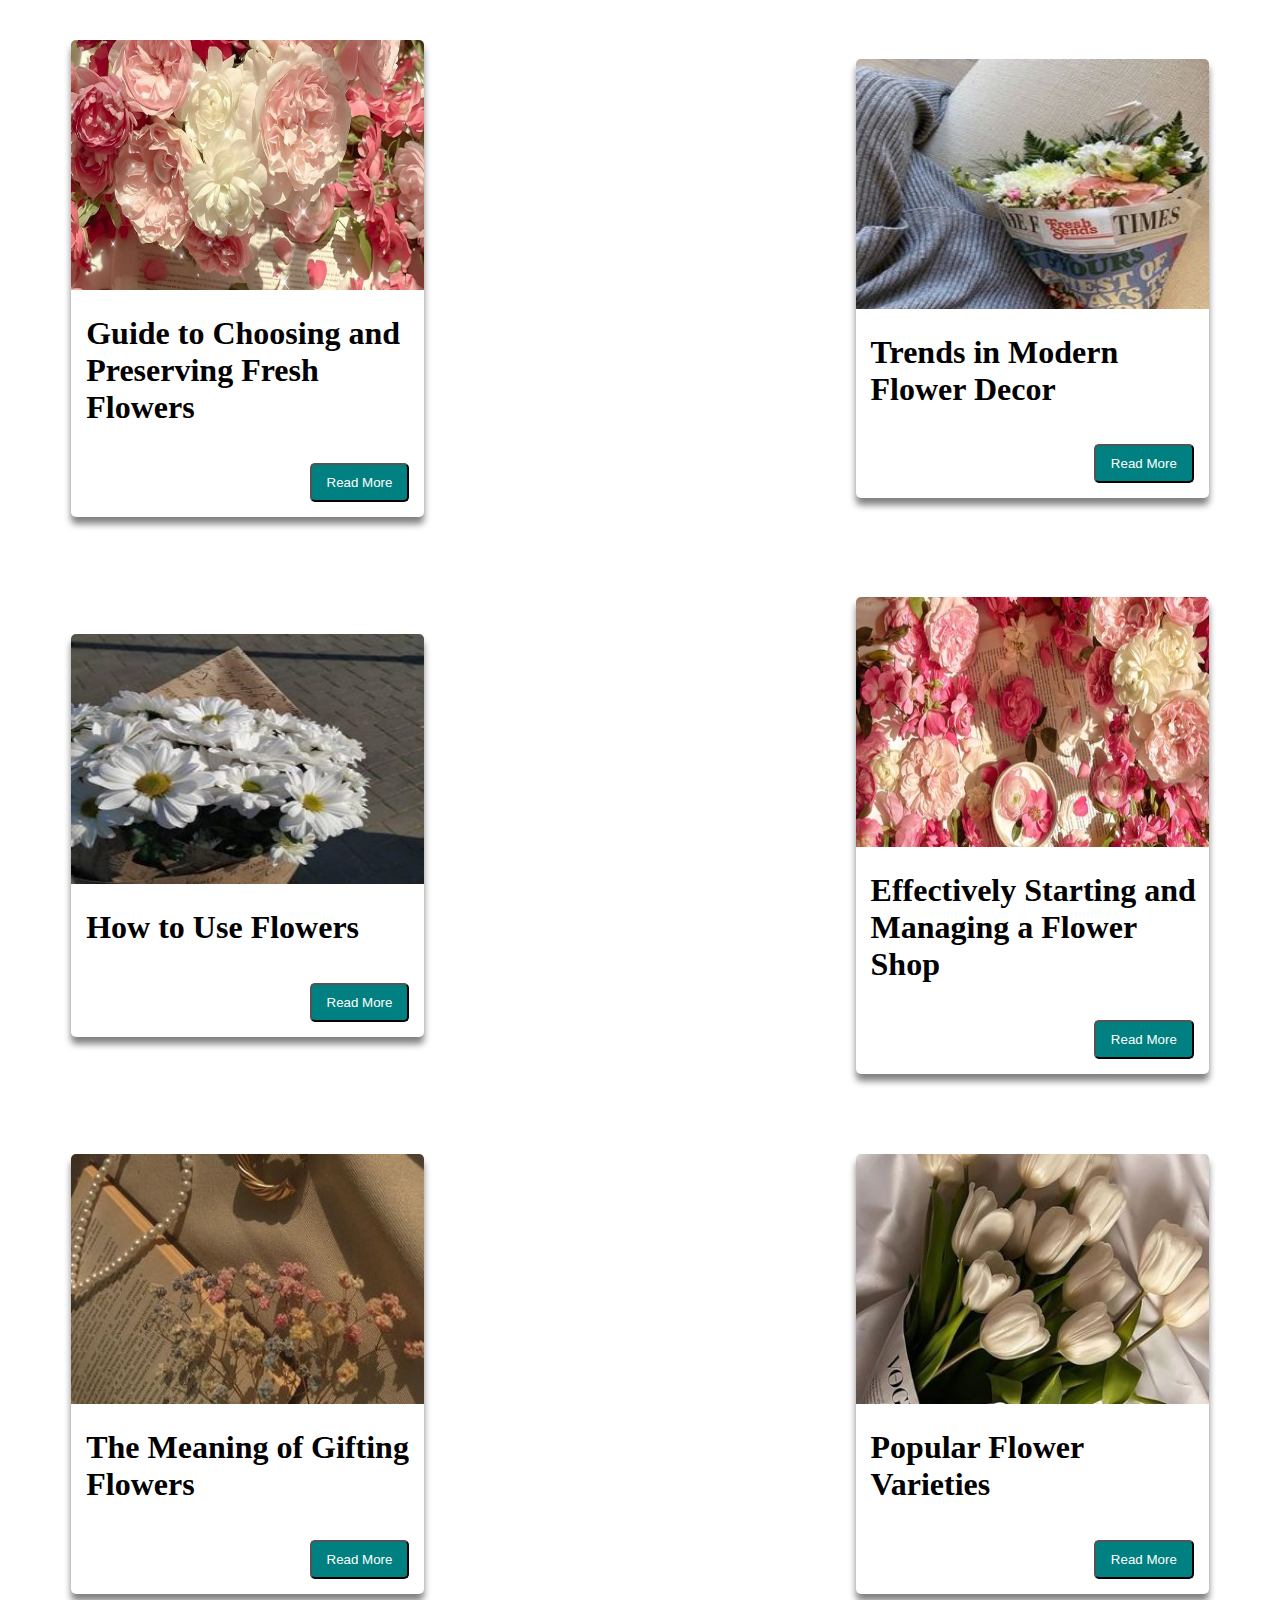
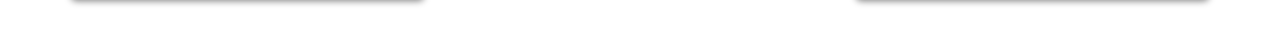
<file: blog.html>
<!DOCTYPE html>
<html lang="en">

<head>
    <meta charset="UTF-8">
    <meta name="viewport" content="width=device-width, initial-scale=1.0">
    <title>Blog Flower Florist</title>
    <link rel="stylesheet" href="blog.css">
    <script src="https://ajax.googleapis.com/ajax/libs/jquery/3.7.1/jquery.min.js"></script>
    <script type="text/javascript" src="blog.js"></script>
</head>

<body>
    <div class="container flex">
        <div class="box">
            <img src="images/left1.jpg" alt="a">
            <h1>Guide to Choosing and Preserving Fresh Flowers</h3>
                <div class="invisible-content">
                    <h2>Choosing Fresh Flowers</h2>
                    <ul>
                        <li>Know Your Occasion: Select flowers that fit the event, whether it’s a wedding, birthday, or
                            sympathy.</li>
                        <li>Check Freshness</li>
                        <li>Seasonality: Opt for seasonal flowers for better freshness and value.</li>
                        <li>Fragrance: Choose fragrant blooms if scent is important.</li>
                        <li>Mix and Match: Combine different flowers for a balanced arrangement.</li>
                    </ul>
                    <h2>Preserving Fresh Flowers</h2>
                    <ul>
                        <li>Trim the Stems: Cut stems at an angle to improve water absorption.</li>
                        <li>Use Clean Water: Fill a clean vase with fresh, room-temperature water.</li>
                        <li>Remove Lower Leaves: Strip away any leaves that will be submerged to prevent bacteria.</li>
                        <li>Keep Flowers Cool: Store arrangements in a cool place, away from direct sunlight.</li>
                        <li>Change the Water Regularly: Replace the water every two days and trim stems as needed.</li>
                        <li>Mist the Petals: Lightly spray the flowers to keep them hydrated.</li>
                        <li>Use Preservatives: Consider commercial flower preservatives or a homemade mix of sugar and vinegar.</li>
                        <li>Store in the Fridge: For extended freshness, place flowers in the refrigerator overnight.</li>
                    </ul>
                </div>
                <button id="btn">Read More</button>
        </div>
        <div class="box">
            <img src="images/right1.jpg" alt="a">
            <h1>Trends in Modern Flower Decor</h1>
            <div class="invisible-content">
                <ul>
                    <li>Minimalism</li>
                    <li>Wild and Natural Arrangements</li>
                    <li>Bold Colors and Contrasts</li>
                    <li>Dried and Preserved Flowers</li>
                    <li>Floral Installations</li>
                    <li>Personalization</li>
                    <li>Scented Elements</li>
                </ul>
            </div>
            <button id="btn">Read More</button>
        </div>
        <div class="box">
            <img src="images/left2.jpg" alt="a">
            <h1>How to Use Flowers</h1>
            <div class="invisible-content">
                <ul>
                    <li>Home Decor</li>
                    <li>Special Occasions</li>
                    <li>Gifts</li>
                    <li>Events and Celebrations</li>
                    <li>DIY Projects</li>
                    <li>Wellness and Meditation</li>
                    <li>Gardening</li>
                </ul>
            </div>
            <button id="btn">Read More</button>
        </div>
        <div class="box">
            <img src="images/right2.jpg" alt="a">
            <h1>Effectively Starting and Managing a Flower Shop</h1>
            <div class="invisible-content">
                <ul>
                    <li>Research and Planning</li>
                    <li>Location</li>
                    <li>Licensing and Insurance</li>
                    <li>Sourcing Supplies</li>
                    <li>Design and Marketing</li>
                    <li>Customer Service</li>
                    <li>Financial Management</li>
                    <li>Continual Learning</li>
                </ul>
            </div>
            <button id="btn">Read More</button>
        </div>
        <div class="box">
            <img src="images/left3.jpg" alt="a">
            <h1>The Meaning of Gifting Flowers</h1>
            <div class="invisible-content">
                <ul>
                    <li>Expressions of Love</li>
                    <li>Celebration and Joy</li>
                    <li>Comfort and Sympathy</li>
                    <li>Friendship and Appreciation</li>
                    <li>Encouragement and Support</li>
                    <li>Cultural Significance</li>
                </ul>
            </div>
            <button id="btn">Read More</button>
        </div>
        <div class="box">
            <img src="images/right3.jpg" alt="a">
            <h1>Popular Flower Varieties</h1>
            <div class="invisible-content">
                <ul>
                    <li>Roses</li>
                    <li>Lilies</li>
                    <li>Tulips</li>
                    <li>Sunflowers</li>
                    <li>Chrysanthemums</li>
                    <li>Daisies</li>
                    <li>Orchids</li>
                    <li>Carnations</li>
                </ul>
            </div>
            <button id="btn">Read More</button>
        </div>

    </div>
</body>

</html>
</file>
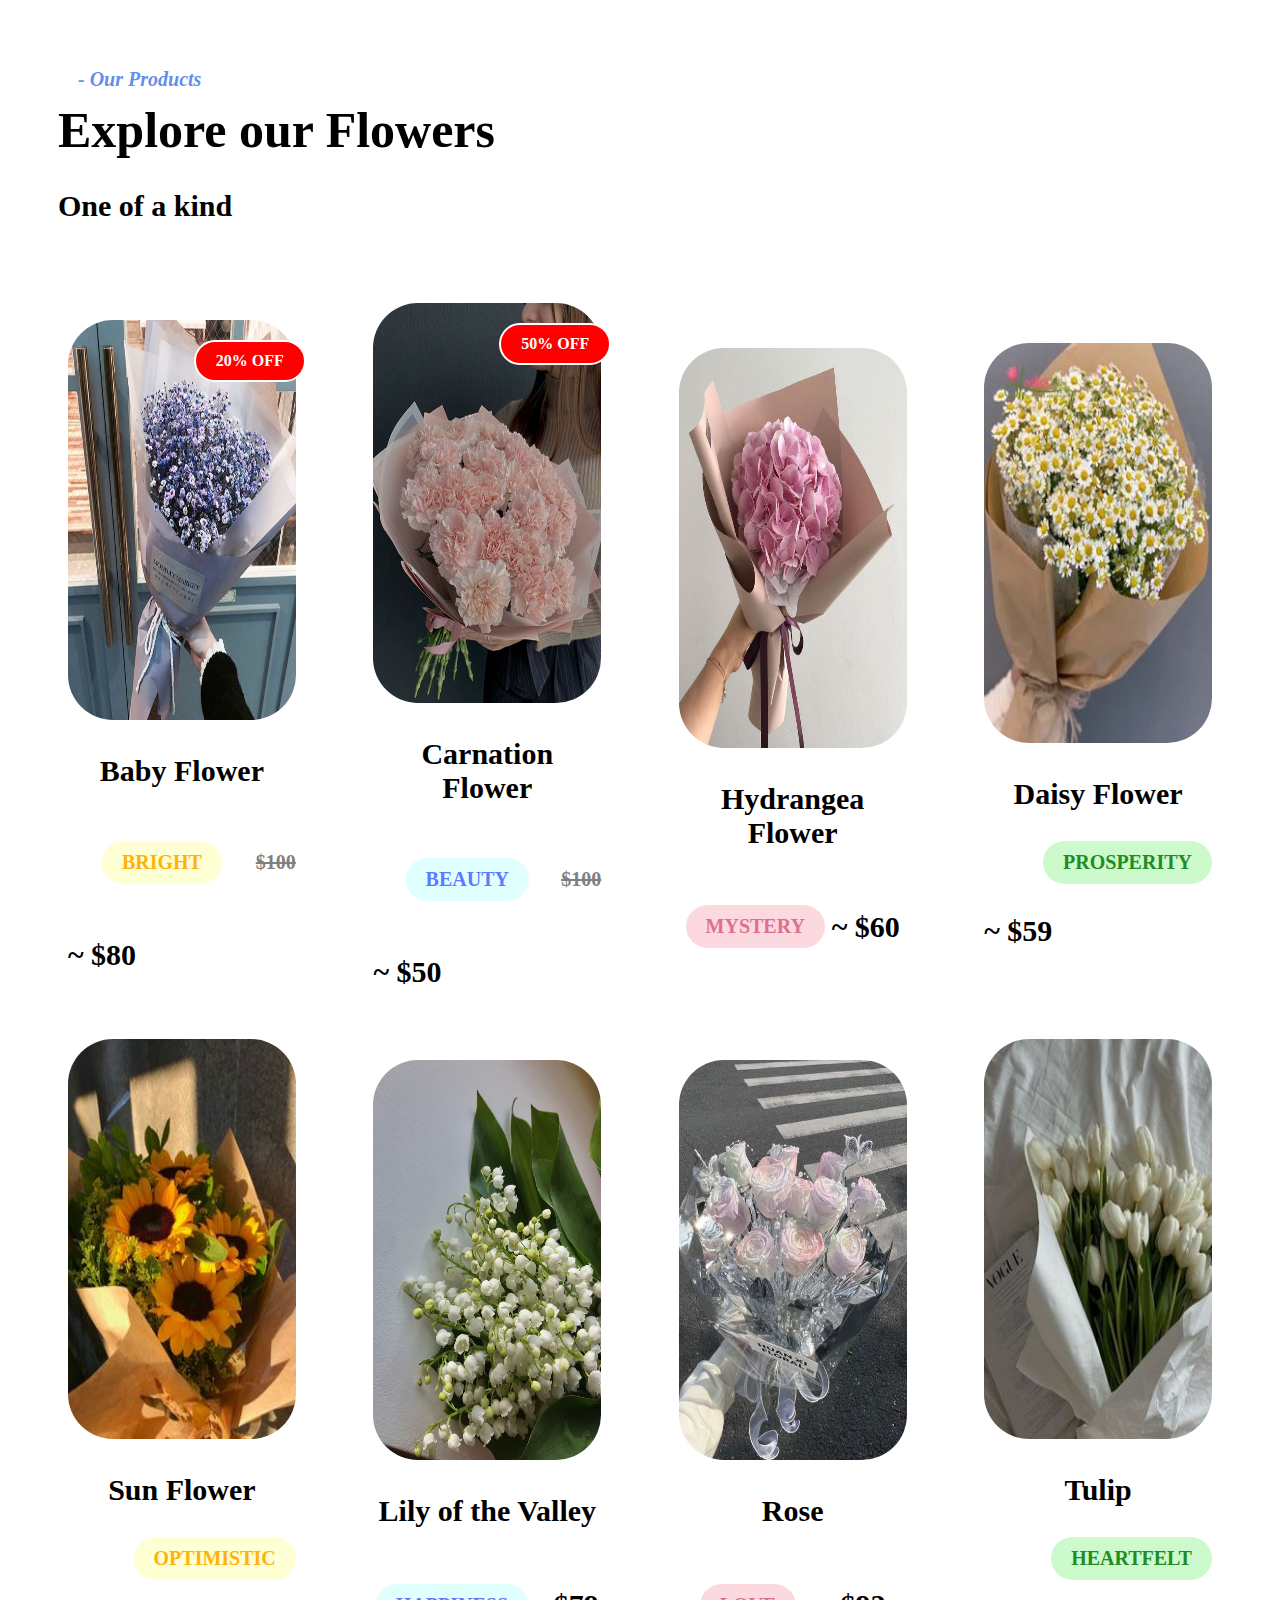
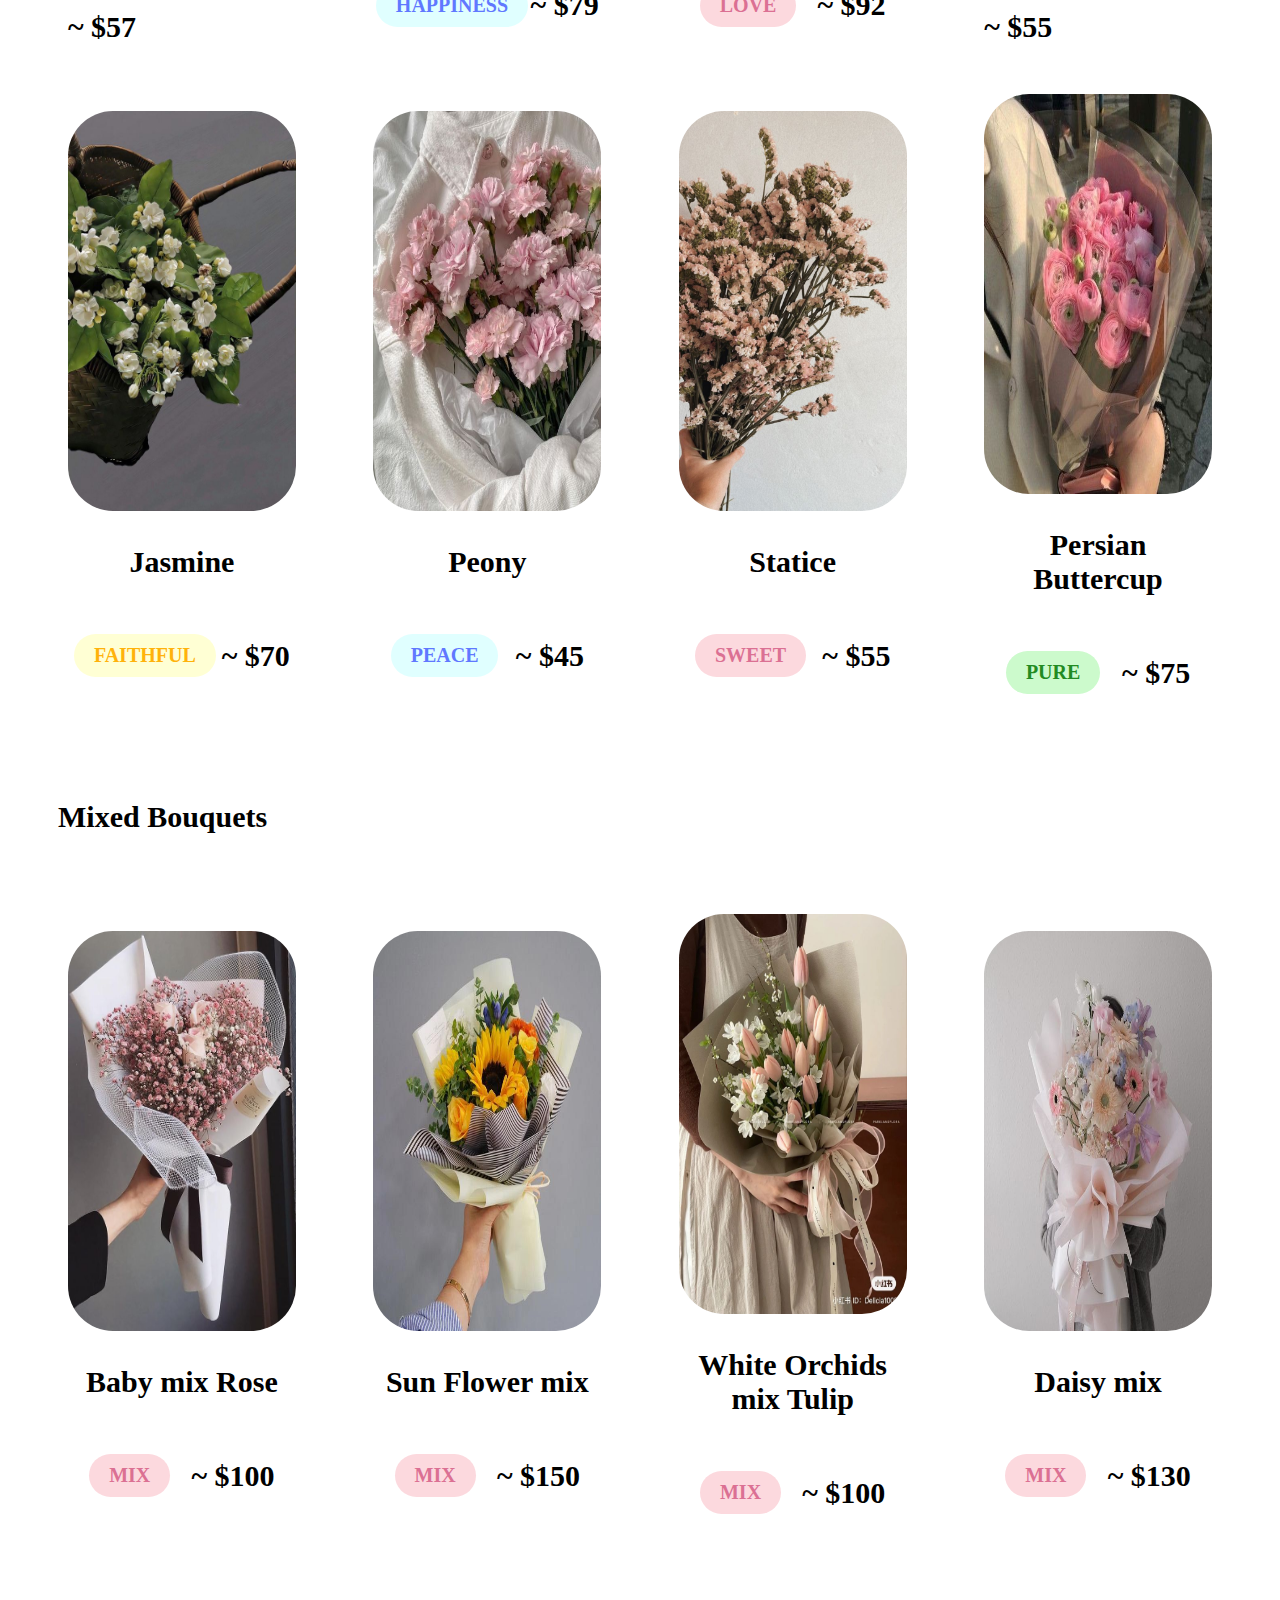
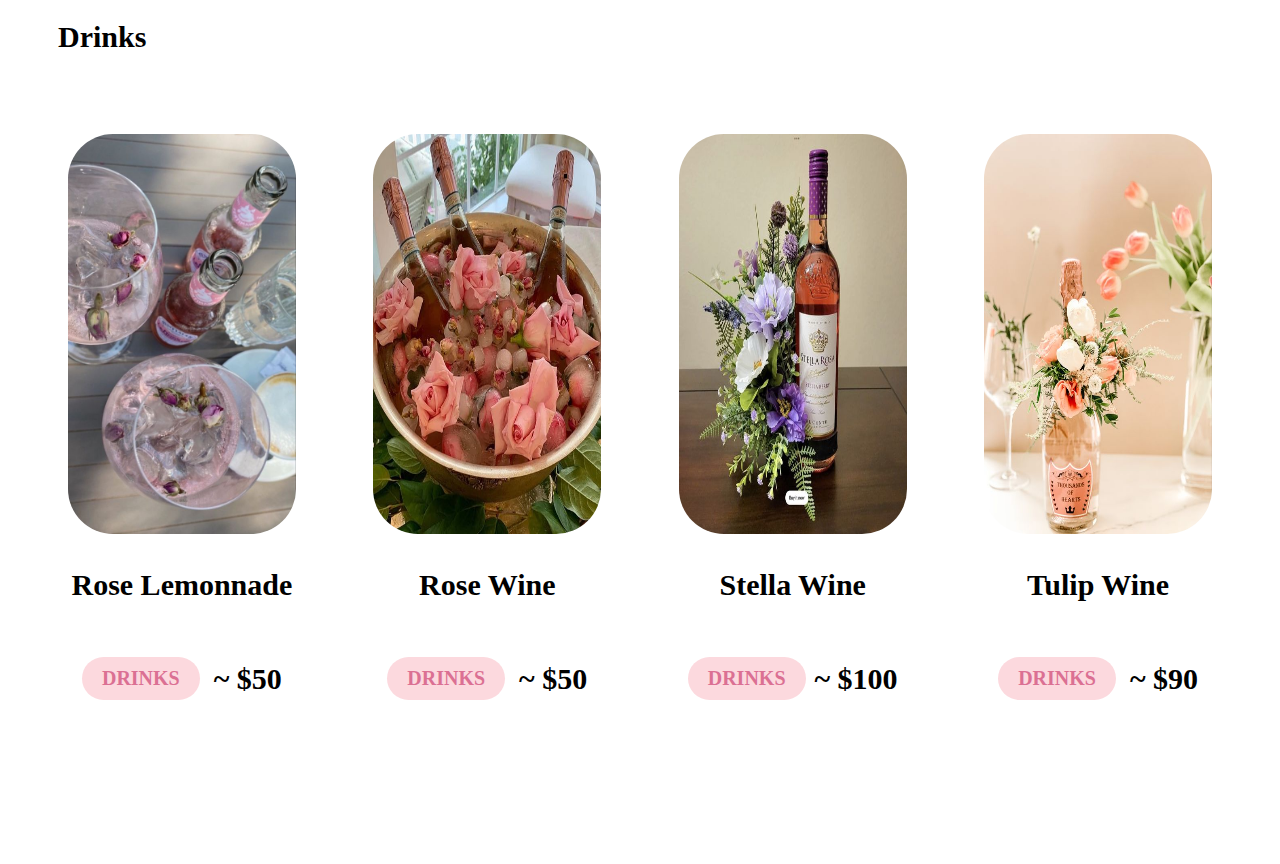
<file: product.html>
<!DOCTYPE html>
<html lang="en">

<head>
    <meta charset="UTF-8">
    <meta name="viewport" content="width=device-width, initial-scale=1.0">
    <title>Florist flowers</title>
    <link rel="stylesheet" href="product.css" />
    <link rel="stylesheet" href="https://cdnjs.cloudflare.com/ajax/libs/font-awesome/6.6.0/css/all.min.css" />
    <link rel="stylesheet" href="https://cdnjs.cloudflare.com/ajax/libs/animate.css/4.1.1/animate.min.css">
    <script src="https://cdnjs.cloudflare.com/ajax/libs/jquery/3.7.1/jquery.min.js"></script>
    <script src="product.js"></script>
</head>

<body>
    <nav>
        <h4>- Our Products</h4>
        <h1>Explore our Flowers</h1>
        <div class="one">
            <h3>One of a kind</h3>
            <div class="previews">
                <div class="preview preview1 flex">
                    <a class="del"><i class="fa-solid fa-x"></i></a>
                    <div class="left">
                        <img src="images/baby1.jpg" id="big">
                        <div class="small">
                            <div><img src="images/baby1.jpg"></div>
                            <div><img src="images/baby2.jpg"></div>
                        </div>
                    </div>
                    <div class="right">
                        <h1>Baby Flower</h1>
                        <div class="flex yellow">
                            <h4>BRIGHT</h4>
                            <h5>$100</h5>
                            <h3>~ $80</h3>
                        </div>
                        <h4 class="added">Added to Cart</h4>
                            <div class=" cart flex">
                                <button class="btnadd">Add to Cart</button>
                                <a class="heart1"><i class="fa-regular fa-heart"></i></a>
                                <a class="heart2"><i class="fa-solid fa-heart"></i></a>
                            </div>
                    </div>
                </div>

                <div class="preview preview2 flex">
                    <a class="del"><i class="fa-solid fa-x"></i></a>
                    <div class="left">
                        <img src="images/cc1.jpg" id="big">
                        <div class="small">
                            <div><img src="images/cc1.jpg"></div>
                            <div><img src="images/cc2.jpg"></div>
                            <div><img src="images/cc3.jpg"></div>
                        </div>
                    </div>
                    <div class="right">
                        <h1>Carnation Flower</h1>
                        <div class="flex blue">
                            <h4>BEAUTY</h4>
                            <h5>$100</h5>
                            <h3>~ $50</h3>
                        </div>
                        <h4 class="added">Added to Cart</h4>
                            <div class=" cart flex">
                                <button class="btnadd">Add to Cart</button>
                                <a class="heart1"><i class="fa-regular fa-heart"></i></a>
                                <a class="heart2"><i class="fa-solid fa-heart"></i></a>
                            </div>
                    </div>
                </div>

                <div class="preview preview3 flex">
                    <a class="del"><i class="fa-solid fa-x"></i></a>
                    <div class="left">
                        <img src="images/ctc1.jpg" id="big">
                        <div class="small">
                            <div><img src="images/ctc1.jpg"></div>
                            <div><img src="images/ctc2.jpg"></div>
                            <div><img src="images/ctc3.jpg"></div>
                        </div>
                    </div>
                    <div class="right">
                        <h1>Hydrangea Flower</h1>
                        <div class="flex pink">
                            <h4>MYSTERY</h4>
                            <h3>~ $60</h3>
                        </div>
                        <h4 class="added">Added to Cart</h4>
                            <div class=" cart flex">
                                <button class="btnadd">Add to Cart</button>
                                <a class="heart1"><i class="fa-regular fa-heart"></i></a>
                                <a class="heart2"><i class="fa-solid fa-heart"></i></a>
                            </div>
                    </div>
                </div>

                <div class="preview preview4 flex">
                    <a class="del"><i class="fa-solid fa-x"></i></a>
                    <div class="left">
                        <img src="images/cuc1.jpg" id="big">
                        <div class="small">
                            <div><img src="images/cuc1.jpg"></div>
                            <div><img src="images/cuc2.jpg"></div>
                        </div>
                    </div>
                    <div class="right">
                        <h1>Daisy Flower</h1>
                        <div class="flex blue">
                            <h4>PROSPERITY</h4>
                            <h3>~ $59</h3>
                        </div>
                        <h4 class="added">Added to Cart</h4>
                            <div class=" cart flex">
                                <button class="btnadd">Add to Cart</button>
                                <a class="heart1"><i class="fa-regular fa-heart"></i></a>
                                <a class="heart2"><i class="fa-solid fa-heart"></i></a>
                            </div>
                    </div>
                </div>
                <div class="preview preview5 flex">
                    <a class="del"><i class="fa-solid fa-x"></i></a>
                    <div class="left">
                        <img src="images/hd1.jpg" id="big">
                        <div class="small">
                            <div><img src="images/hd1.jpg"></div>
                        </div>
                    </div>
                    <div class="right">
                        <h1>Sun Flower</h1>
                        <div class="flex blue">
                            <h4>OPTIMISTIC</h4>
                            <h3>~ $57</h3>
                        </div>
                        <h4 class="added">Added to Cart</h4>
                            <div class=" cart flex">
                                <button class="btnadd">Add to Cart</button>
                                <a class="heart1"><i class="fa-regular fa-heart"></i></a>
                                <a class="heart2"><i class="fa-solid fa-heart"></i></a>
                            </div>
                    </div>
                </div>
                <div class="preview preview6 flex">
                    <a class="del"><i class="fa-solid fa-x"></i></a>
                    <div class="left">
                        <img src="images/llan1.jpg" id="big">
                        <div class="small">
                            <div><img src="images/llan1.jpg"></div>
                            <div><img src="images/llan2.jpg"></div>
                            <div><img src="images/llan3.jpg"></div>
                        </div>
                    </div>
                    <div class="right">
                        <h1>Lily of the Valley</h1>
                        <div class="flex blue">
                            <h4>HAPPINESS</h4>
                            <h3>~ $79</h3>
                        </div>
                        <h4 class="added">Added to Cart</h4>
                            <div class=" cart flex">
                                <button class="btnadd">Add to Cart</button>
                                <a class="heart1"><i class="fa-regular fa-heart"></i></a>
                                <a class="heart2"><i class="fa-solid fa-heart"></i></a>
                            </div>
                    </div>
                </div>
                <div class="preview preview7 flex">
                    <a class="del"><i class="fa-solid fa-x"></i></a>
                    <div class="left">
                        <img src="images/hong1.jpg" id="big">
                        <div class="small">
                            <div><img src="images/hong1.jpg"></div>
                            <div><img src="images/hong2.jpg"></div>
                            <div><img src="images/hong3.jpg"></div>
                            <div><img src="images/hong4.jpg"></div>
                        </div>
                    </div>
                    <div class="right">
                        <h1>Rose</h1>
                        <div class="flex blue">
                            <h4>LOVE</h4>
                            <h3>~ $92</h3>
                        </div>
                        <h4 class="added">Added to Cart</h4>
                            <div class=" cart flex">
                                <button class="btnadd">Add to Cart</button>
                                <a class="heart1"><i class="fa-regular fa-heart"></i></a>
                                <a class="heart2"><i class="fa-solid fa-heart"></i></a>
                            </div>
                    </div>
                </div>
                <div class="preview preview8 flex">
                    <a class="del"><i class="fa-solid fa-x"></i></a>
                    <div class="left">
                        <img src="images/tulip1.jpg" id="big">
                        <div class="small">
                            <div><img src="images/tulip1.jpg"></div>
                            <div><img src="images/tulip2.jpg"></div>
                            <div><img src="images/tulip3.jpg"></div>
                            <div><img src="images/tulip4.jpg"></div>
                        </div>
                    </div>
                    <div class="right">
                        <h1>Tulip</h1>
                        <div class="flex blue">
                            <h4>HEARTFELT</h4>
                            <h3>~ $55</h3>
                        </div>
                        <h4 class="added">Added to Cart</h4>
                            <div class=" cart flex">
                                <button class="btnadd">Add to Cart</button>
                                <a class="heart1"><i class="fa-regular fa-heart"></i></a>
                                <a class="heart2"><i class="fa-solid fa-heart"></i></a>
                            </div>
                    </div>
                </div>
                <div class="preview preview9 flex">
                    <a class="del"><i class="fa-solid fa-x"></i></a>
                    <div class="left">
                        <img src="images/nhai1.jpg" id="big">
                        <div class="small">
                            <div><img src="images/nhai1.jpg"></div>
                        </div>
                    </div>
                    <div class="right">
                        <h1>Jasmine</h1>
                        <div class="flex blue">
                            <h4>FAITHFUL</h4>
                            <h3>~ $70</h3>
                        </div>
                        <h4 class="added">Added to Cart</h4>
                            <div class=" cart flex">
                                <button class="btnadd">Add to Cart</button>
                                <a class="heart1"><i class="fa-regular fa-heart"></i></a>
                                <a class="heart2"><i class="fa-solid fa-heart"></i></a>
                            </div>
                    </div>
                </div>
                <div class="preview preview10 flex">
                    <a class="del"><i class="fa-solid fa-x"></i></a>
                    <div class="left">
                        <img src="images/mdon1.jpg" id="big">
                        <div class="small">
                            <div><img src="images/mdon1.jpg"></div>
                            <div><img src="images/mdon2.jpg"></div>
                        </div>
                    </div>
                    <div class="right">
                        <h1>Peony</h1>
                        <div class="flex blue">
                            <h4>PEACE</h4>
                            <h3>~ $45</h3>
                        </div>
                        <h4 class="added">Added to Cart</h4>
                            <div class=" cart flex">
                                <button class="btnadd">Add to Cart</button>
                                <a class="heart1"><i class="fa-regular fa-heart"></i></a>
                                <a class="heart2"><i class="fa-solid fa-heart"></i></a>
                            </div>
                    </div>
                </div>
                <div class="preview preview11 flex">
                    <a class="del"><i class="fa-solid fa-x"></i></a>
                    <div class="left">
                        <img src="images/starice1.jpg" id="big">
                        <div class="small">
                            <div><img src="images/starice1.jpg"></div>
                            <div><img src="images/statice2.jpg"></div>
                        </div>
                    </div>
                    <div class="right">
                        <h1>Statice</h1>
                        <div class="flex blue">
                            <h4>SWEET</h4>
                            <h3>~ $55</h3>
                        </div>
                        <h4 class="added">Added to Cart</h4>
                            <div class=" cart flex">
                                <button class="btnadd">Add to Cart</button>
                                <a class="heart1"><i class="fa-regular fa-heart"></i></a>
                                <a class="heart2"><i class="fa-solid fa-heart"></i></a>
                            </div>
                    </div>
                </div>
                <div class="preview preview12 flex">
                    <a class="del"><i class="fa-solid fa-x"></i></a>
                    <div class="left">
                        <img src="images/mluong1.jpg" id="big">
                        <div class="small">
                            <div><img src="images/mluong1.jpg"></div>
                            <div><img src="images/mluong2.jpg"></div>
                        </div>
                    </div>
                    <div class="right">
                        <h1>Persian Buttercup</h1>
                        <div class="flex blue">
                            <h4>PURE</h4>
                            <h3>~ $75</h3>
                        </div>
                        <h4 class="added">Added to Cart</h4>
                            <div class=" cart flex">
                                <button class="btnadd">Add to Cart</button>
                                <a class="heart1"><i class="fa-regular fa-heart"></i></a>
                                <a class="heart2"><i class="fa-solid fa-heart"></i></a>
                            </div>
                    </div>
                </div>

            </div>
            <div class="products flex">
                <div class="product product1">
                    <img src="images/baby1.jpg">
                    <h3>Baby Flower</h3>
                    <div class="flex yellow">
                        <div></div>
                        <h4>BRIGHT</h4>
                        <h5>$100</h5>
                        <h3>~ $80</h3>
                        <div></div>
                    </div>
                    <div class="sale">20% OFF</div>
                </div>
                <div class="product product2">
                    <img src="images/cc1.jpg">
                    <h3>Carnation Flower</h3>
                    <div class="flex blue">
                        <div></div>
                        <h4>BEAUTY</h4>
                        <h5>$100</h5>
                        <h3>~ $50</h3>
                        <div></div>
                        <div class="sale">50% OFF</div>
                    </div>
                </div>
                <div class="product product3">
                    <img src="images/ctc1.jpg">
                    <h3>Hydrangea Flower</h3>
                    <div class="flex pink">
                        <div></div>
                        <h4>MYSTERY</h4>
                        <h3>~ $60</h3>
                        <div></div>
                    </div>
                </div>
                <div class="product product4">
                    <img src="images/cuc1.jpg">
                    <h3>Daisy Flower</h3>
                    <div class="flex green">
                        <div></div>
                        <h4>PROSPERITY</h4>
                        <h3>~ $59</h3>
                        <div></div>
                    </div>
                </div>
                <div class="product product5">
                    <img src="images/hd1.jpg">
                    <h3>Sun Flower</h3>
                    <div class="flex yellow">
                        <div></div>
                        <h4>OPTIMISTIC</h4>
                        <h3>~ $57</h3>
                        <div></div>
                    </div>
                </div>
                <div class="product product6">
                    <img src="images/llan1.jpg">
                    <h3>Lily of the Valley</h3>
                    <div class="flex blue">
                        <div></div>
                        <h4>HAPPINESS</h4>
                        <h3>~ $79</h3>
                        <div></div>
                    </div>
                </div>
                <div class="product product7">
                    <img src="images/hong1.jpg">
                    <h3>Rose</h3>
                    <div class="flex pink">
                        <div></div>
                        <h4>LOVE</h4>
                        <h3>~ $92</h3>
                        <div></div>
                    </div>
                </div>
                <div class="product product8">
                    <img src="images/tulip1.jpg">
                    <h3>Tulip</h3>
                    <div class="flex green">
                        <div></div>
                        <h4>HEARTFELT</h4>
                        <h3>~ $55</h3>
                        <div></div>
                    </div>
                </div>
                <div class="product product9">
                    <img src="images/nhai1.jpg">
                    <h3>Jasmine</h3>
                    <div class="flex yellow">
                        <div></div>
                        <h4>FAITHFUL</h4>
                        <h3>~ $70</h3>
                        <div></div>
                    </div>
                </div>
                <div class="product product10">
                    <img src="images/mdon1.jpg">
                    <h3>Peony</h3>
                    <div class="flex blue">
                        <div></div>
                        <h4>PEACE</h4>
                        <h3>~ $45</h3>
                        <div></div>
                    </div>
                </div>
                <div class="product product11">
                    <img src="images/starice1.jpg">
                    <h3>Statice</h3>
                    <div class="flex pink">
                        <div></div>
                        <h4>SWEET</h4>
                        <h3>~ $55</h3>
                        <div></div>
                    </div>
                </div>
                <div class="product product12">
                    <img src="images/mluong1.jpg">
                    <h3>Persian Buttercup</h3>
                    <div class="flex green">
                        <div></div>
                        <h4>PURE</h4>
                        <h3>~ $75</h3>
                        <div></div>
                    </div>
                </div>
            </div>
        </div>
        <div class="mix">
            <h3>Mixed Bouquets</h3>
            <div class="products flex">
                <div class="product product13">
                    <img src="images/mix1.jpg">
                    <h3>Baby mix Rose</h3>
                    <div class="flex pink">
                        <div></div>
                        <h4>MIX</h4>
                        <h3>~ $100</h3>
                        <div></div>
                    </div>
                </div>
                <div class="product product14">
                    <img src="images/mix2.jpg">
                    <h3>Sun Flower mix</h3>
                    <div class="flex pink">
                        <div></div>
                        <h4>MIX</h4>
                        <h3>~ $150</h3>
                        <div></div>
                    </div>
                </div>
                <div class="product product15">
                    <img src="images/mix3.jpg">
                    <h3>White Orchids mix Tulip</h3>
                    <div class="flex pink">
                        <div></div>
                        <h4>MIX</h4>
                        <h3>~ $100</h3>
                        <div></div>
                    </div>
                </div>
                <div class="product product16">
                    <img src="images/mix4.jpg">
                    <h3>Daisy mix </h3>
                    <div class="flex pink">
                        <div></div>
                        <h4>MIX</h4>
                        <h3>~ $130</h3>
                        <div></div>
                    </div>
                </div>
            </div>
        </div>
        <div class="food">
            <h3>Drinks</h3>
            <div class="products flex">
                <div class="product product14">
                    <img src="images/drink1.jpg">
                    <h3>Rose Lemonnade</h3>
                    <div class="flex pink">
                        <div></div>
                        <h4>DRINKS</h4>
                        <h3>~ $50</h3>
                        <div></div>
                    </div>
                </div>
                <div class="product product15">
                    <img src="images/drink2.jpg">
                    <h3>Rose Wine</h3>
                    <div class="flex pink">
                        <div></div>
                        <h4>DRINKS</h4>
                        <h3>~ $50</h3>
                        <div></div>
                    </div>
                </div>
                <div class="product product16">
                    <img src="images/drink3.jpg">
                    <h3>Stella Wine</h3>
                    <div class="flex pink">
                        <div></div>
                        <h4>DRINKS</h4>
                        <h3>~ $100</h3>
                        <div></div>
                    </div>
                </div>
                <div class="product product17">
                    <img src="images/drink4.jpg">
                    <h3>Tulip Wine</h3>
                    <div class="flex pink">
                        <div></div>
                        <h4>DRINKS</h4>
                        <h3>~ $90</h3>
                        <div></div>
                    </div>
                </div>
            </div>
        </div>
    </nav>

    <a href="javascript:;" class="up"><i class="fa-solid fa-arrow-up"></i></a>

</body>

</html>
</file>
<file: blog.css>
.flex{
    display: flex;
    justify-content: space-between;
    align-items: center;
    flex-wrap: wrap;
}
body{
    margin: 0;
    padding: 0;
}

.container{
    width: 92%;
    margin-left: auto;
    margin-right: auto;
}

.box{
    width: 30%;
    float: left;
    background-color: #fff;
    border-radius: 5px;
    box-shadow: 0 7px 7px grey;
    margin:40px 20px;
}

.box img{
    width: 100%;
    height: 250px;
    border-radius: 5px 5px 0 0;
}
.box h1{
    margin-left: 15px;
}

#btn{
    background-color: teal;
    color: #fff;
    padding: 10px 15px;
    margin: 15px;
    border-radius: 5px;
    float:right;
}

#btn:hover{
    background-color: black;
    box-shadow: 0 5px 5px rgba(0,0,0,0.2);
}
</file>
<file: product.css>
.flex{
    display: flex;
    justify-content: space-between;
    align-items: center;
    flex-wrap: wrap;
  }
  :root{
    --p: 45px;
  }
  
  nav h4:first-child{
    font-style: italic;
    color: rgba(55, 111, 231, 0.808);
  }
  h1{
    margin: 0;
    font-size: 50px;
  }
  h3{
    font-size: 30px;
  }
  h4{
    font-size: 20px;
    margin: 0;
    padding: 10px 20px;
    border-radius: var(--p);
  }
  h5{
    font-size: 20px;
    color: grey;
    text-decoration: line-through;
  }
  nav{
    padding: 50px;
    
  }
  .products{
    margin-top: 70px;
    margin-bottom: 70px;
  }
  .product{
    width: calc(20% - 5px);
    text-align: center;
    padding: 10px;
    position: relative;
    border-radius: var(--p);
  }
  .product:hover{
    transform: scale(1.2);
    background-color: gainsboro;
    z-index: 999;
    transition-duration: 0.5s;
  }
  .product img{
    width: 100%;
    height: 400px;
    border-radius: var(--p);
  }
  button{
    display: block;
    margin: auto;
    font-size: 25px;
    color: white;
    background-color: #00CC96;
    padding: 20px 40px;
    border: 1px solid #00CC96;
    border-radius: var(--p);
    font-weight: bold;
    cursor: pointer;
    transition: .1s linear;
  }
  button:hover{
    opacity: .8;
  }
  .viewless{
    display: none;
  }
  .cart{
    margin-top: 30px;
  }
  .added{
    margin-top: 10px;
    background-color: #91c58a;
    text-align: center;
  }
  .yellow h4{ 
    background-color: rgb(255, 255, 212);
    color: rgb(255, 178, 11) !important;
  }
  .blue h4{
    background-color: lightcyan;
    color: rgb(96, 120, 255) !important;
  }
  .pink h4{
    background-color: rgb(252, 217, 222);
    color: palevioletred !important;
  }
  .green h4{
    background-color: rgb(204, 250, 204);
    color: forestgreen !important;
  }
  .up{
    position: fixed;
    display: block;
    background-color: #00CC96;
    color: white;
    padding: 10px;
    border-radius: var(--p);
    right: 20px;
    bottom: 20px;
    font-size: 25px;
    z-index: 9999;
  }
  .sale{
    position: absolute;
    background-color: red;
    color: white;
    font-weight: bold;
    padding: 10px 20px;
    border-radius: var(--p);
    border: 2px solid white;
    right: 0;
    top:30px;
  }
  
  .sl>a{
    text-decoration: none;
    color: black;
    margin: 30px;
    font-size: 20px;
    background-color: white;
    padding: 10px;
    border-radius: var(--p);
  }
  .heart1{
    font-size: 40px;
  }
  .heart1:hover{
    color:red;
  }
  .heart2{
    font-size: 40px;
    color: red;
  }
  .heart2:hover{
    color: black;
  }
  .preview{
    position: fixed;
    top:0;
    left: 0;
    bottom: 0;
    width: 100%;
    background: transparent;
    backdrop-filter: blur(20px);
    z-index: 9999;
    justify-content: center;
  }
  
  .preview img{
    width: 400px;
    height: 400px;
  }
  .left{
    padding:30px;
  }
  .left img{
    border-radius: var(--p);
  }
  .right{
    padding: 70px;
    background-color: #b8e09d;
    border-radius: var(--p);
  }
  
  .del{
    font-size: 25px;
    position: absolute;
    right:250px;
    top:30px;
    border-radius: var(--p);
    padding: 10px;
  }
  .del:hover{
    background-color: rgb(236, 129, 129);
    transform: rotate(20deg);
  }
  
  .small img{
    width: 150px;
    height: 150px;
    border-radius: var(--p);
  }
  .small img:hover{
    transform: scale(1.2);
    transition-duration: 0.5s;
  }
  .small{
    display: flex;
  }
  .search{
    font-size: 25px;
    width: 60%;
    padding: 20px;
    border-radius: var(--p);
    padding-left: 30px;
    padding-right: 30px;
    background-color: #e5e7e7;
    border: 1px solid #e6e7e7;
    margin: 20px;
  }
</file>
